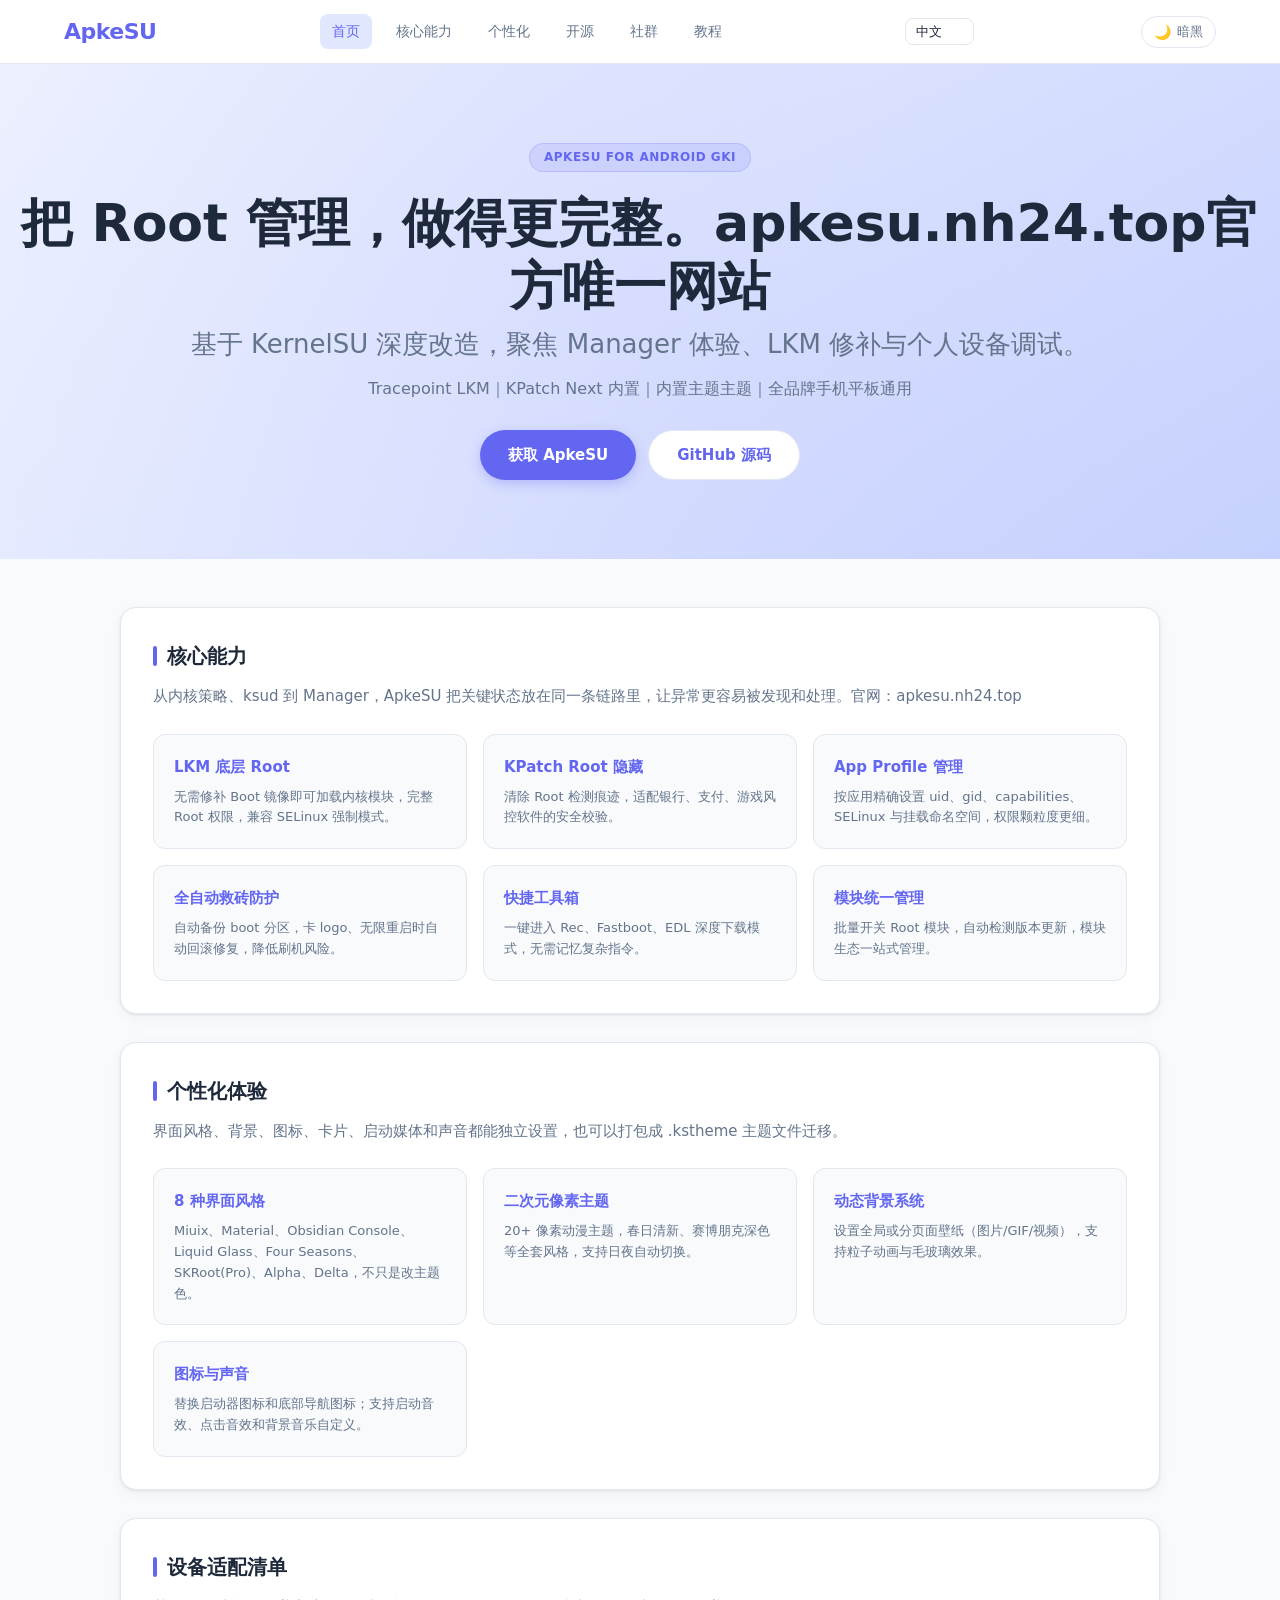
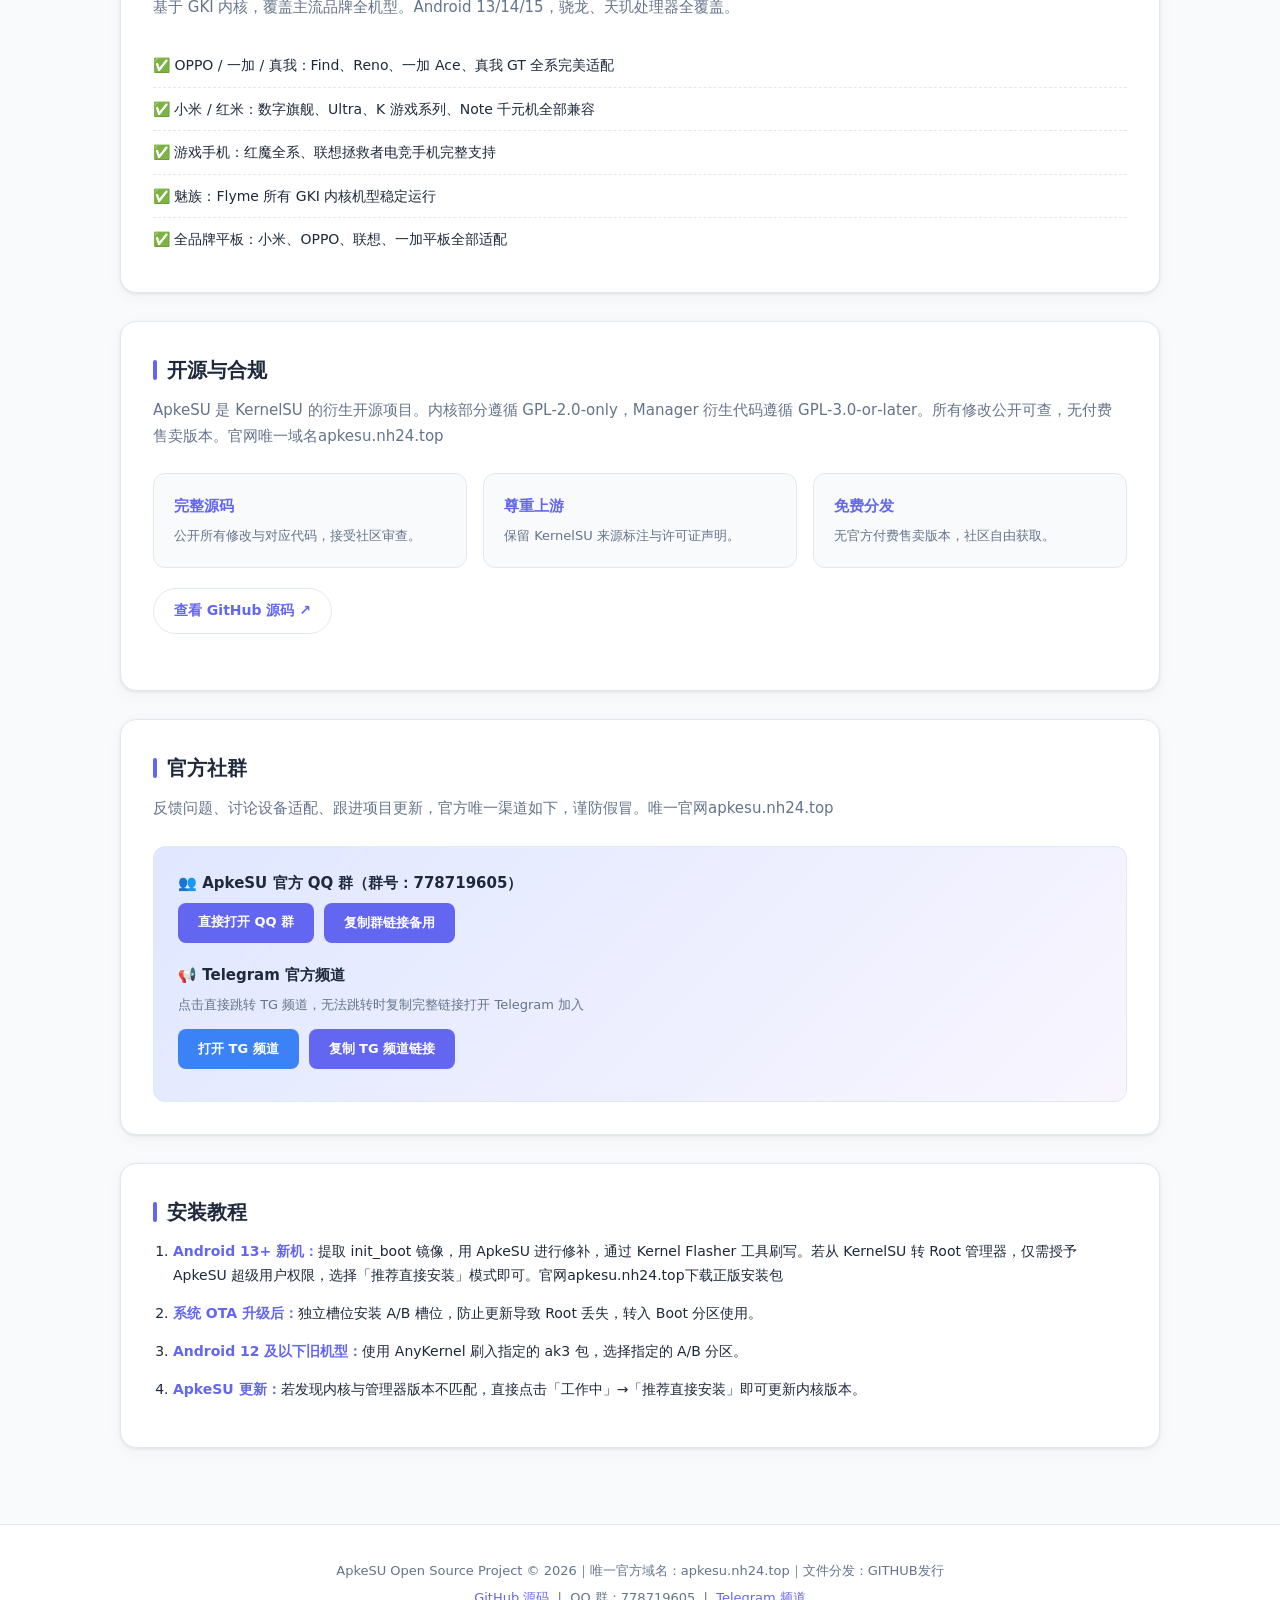
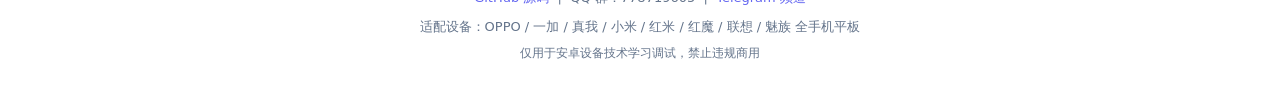
<file: index.html>
<!DOCTYPE html>
<html lang="zh-CN">
<head>
    <meta charset="UTF-8">
    <meta name="viewport" content="width=device-width, initial-scale=1.0, maximum-scale=1.0, user-scalable=no">
    <meta name="baidu-site-verification" content="codeva-38HhsrtE9d" />
    <meta name="msvalidate.01" content="F7BBEF40CB1B21A28E617343DE6AFE7F" />
    <title>ApkeSU官网｜GKI内核KernelSU Root管理器官方正版下载 apkesu.nh24.top</title>
    <meta name="keywords" content="ApkeSU,ApkeSU下载,KernelSU,GKI内核root,SuSFS隐藏root,KPatch隐藏Root">
    <meta name="description" content="ApkeSU基于KernelSU与SukiSU‑Ultra深度优化的GKI安卓内核root管理器，官网唯一地址apkesu.nh24.top，支持KPatch Root环境隐藏、模块防篡改自动回档、全自动救砖防护">
    <link rel="stylesheet" href="css/style.css">
</head>
<body>

<div class="toast" id="toast">复制成功！打开QQ粘贴即可访问</div>

<!-- ── 导航栏 ── -->
<nav>
    <a href="#home" class="logo">ApkeSU</a>
    <div class="nav-menu">
        <a href="#home" class="active">首页</a>
        <a href="#capabilities">核心能力</a>
        <a href="#personalize">个性化</a>
        <a href="#opensource">开源</a>
        <a href="#community">社群</a>
        <a href="#guide">教程</a>
    </div>
    <select class="lang-select" id="langSelect" onchange="switchLang(this.value)">
        <option value="zh">中文</option>
        <option value="en">English</option>
        <option value="ja">日本語</option>
        <option value="ko">한국어</option>
    </select>
    <button class="theme-toggle" onclick="toggleTheme()" id="themeBtn">
        <span class="icon" id="themeIcon">🌙</span>
        <span id="themeText">暗黑</span>
    </button>
</nav>

<!-- ── 首屏 Banner ── -->
<section class="banner" id="home">
    <span class="badge">APKESU FOR ANDROID GKI</span>
    <h1>
        把 Root 管理，做得更完整。apkesu.nh24.top官方唯一网站
        <span data-i18n="banner-sub">基于 KernelSU 深度改造，聚焦 Manager 体验、LKM 修补与个人设备调试。</span>
    </h1>
    <p data-i18n="banner-desc">Tracepoint LKM｜KPatch Next 内置｜内置主题主题｜全品牌手机平板通用</p>
    <div class="btn-group">
        <a href="download.html" class="btn btn-primary" data-i18n="btn-download">获取 ApkeSU</a>
        <a href="https://github.com/fixz232/ApkeSU" class="btn btn-secondary" data-i18n="btn-github">GitHub 源码</a>
    </div>
</section>

<div class="container">

    <!-- ── 核心能力 ── -->
    <section class="card" id="capabilities">
        <h2 data-i18n="cap-title">核心能力</h2>
        <p data-i18n="cap-desc">从内核策略、ksud 到 Manager，ApkeSU 把关键状态放在同一条链路里，让异常更容易被发现和处理。官网：apkesu.nh24.top</p>
        <div class="grid">
            <div class="grid-item">
                <h3 data-i18n="cap-1-title">LKM 底层 Root</h3>
                <p data-i18n="cap-1-desc">无需修补 Boot 镜像即可加载内核模块，完整 Root 权限，兼容 SELinux 强制模式。</p>
            </div>
            <div class="grid-item">
                <h3 data-i18n="cap-2-title">KPatch Root 隐藏</h3>
                <p data-i18n="cap-2-desc">清除 Root 检测痕迹，适配银行、支付、游戏风控软件的安全校验。</p>
            </div>
            <div class="grid-item">
                <h3 data-i18n="cap-3-title">App Profile 管理</h3>
                <p data-i18n="cap-3-desc">按应用精确设置 uid、gid、capabilities、SELinux 与挂载命名空间，权限颗粒度更细。</p>
            </div>
            <div class="grid-item">
                <h3 data-i18n="cap-4-title">全自动救砖防护</h3>
                <p data-i18n="cap-4-desc">自动备份 boot 分区，卡 logo、无限重启时自动回滚修复，降低刷机风险。</p>
            </div>
            <div class="grid-item">
                <h3 data-i18n="cap-5-title">快捷工具箱</h3>
                <p data-i18n="cap-5-desc">一键进入 Rec、Fastboot、EDL 深度下载模式，无需记忆复杂指令。</p>
            </div>
            <div class="grid-item">
                <h3 data-i18n="cap-6-title">模块统一管理</h3>
                <p data-i18n="cap-6-desc">批量开关 Root 模块，自动检测版本更新，模块生态一站式管理。</p>
            </div>
        </div>
    </section>

    <!-- ── 个性化 / 主题 ── -->
    <section class="card" id="personalize">
        <h2 data-i18n="personalize-title">个性化体验</h2>
        <p data-i18n="personalize-desc">界面风格、背景、图标、卡片、启动媒体和声音都能独立设置，也可以打包成 .kstheme 主题文件迁移。</p>
        <div class="grid">
            <div class="grid-item">
                <h3 data-i18n="pers-1-title">8 种界面风格</h3>
                <p data-i18n="pers-1-desc">Miuix、Material、Obsidian Console、Liquid Glass、Four Seasons、SKRoot(Pro)、Alpha、Delta，不只是改主题色。</p>
            </div>
            <div class="grid-item">
                <h3 data-i18n="pers-2-title">二次元像素主题</h3>
                <p data-i18n="pers-2-desc">20+ 像素动漫主题，春日清新、赛博朋克深色等全套风格，支持日夜自动切换。</p>
            </div>
            <div class="grid-item">
                <h3 data-i18n="pers-3-title">动态背景系统</h3>
                <p data-i18n="pers-3-desc">设置全局或分页面壁纸（图片/GIF/视频），支持粒子动画与毛玻璃效果。</p>
            </div>
            <div class="grid-item">
                <h3 data-i18n="pers-4-title">图标与声音</h3>
                <p data-i18n="pers-4-desc">替换启动器图标和底部导航图标；支持启动音效、点击音效和背景音乐自定义。</p>
            </div>
        </div>
    </section>

    <!-- ── 机型适配 ── -->
    <section class="card" id="device">
        <h2 data-i18n="device-title">设备适配清单</h2>
        <p data-i18n="device-desc">基于 GKI 内核，覆盖主流品牌全机型。Android 13/14/15，骁龙、天玑处理器全覆盖。</p>
        <ul class="device-list">
            <li>✅ OPPO / 一加 / 真我：Find、Reno、一加 Ace、真我 GT 全系完美适配</li>
            <li>✅ 小米 / 红米：数字旗舰、Ultra、K 游戏系列、Note 千元机全部兼容</li>
            <li>✅ 游戏手机：红魔全系、联想拯救者电竞手机完整支持</li>
            <li>✅ 魅族：Flyme 所有 GKI 内核机型稳定运行</li>
            <li>✅ 全品牌平板：小米、OPPO、联想、一加平板全部适配</li>
        </ul>
    </section>

    <!-- ── 开源 ── -->
    <section class="card" id="opensource">
        <h2 data-i18n="open-title">开源与合规</h2>
        <p data-i18n="open-desc">ApkeSU 是 KernelSU 的衍生开源项目。内核部分遵循 GPL‑2.0‑only，Manager 衍生代码遵循 GPL‑3.0‑or‑later。所有修改公开可查，无付费售卖版本。官网唯一域名apkesu.nh24.top</p>
        <div class="grid">
            <div class="grid-item">
                <h3 data-i18n="open-1-title">完整源码</h3>
                <p data-i18n="open-1-desc">公开所有修改与对应代码，接受社区审查。</p>
            </div>
            <div class="grid-item">
                <h3 data-i18n="open-2-title">尊重上游</h3>
                <p data-i18n="open-2-desc">保留 KernelSU 来源标注与许可证声明。</p>
            </div>
            <div class="grid-item">
                <h3 data-i18n="open-3-title">免费分发</h3>
                <p data-i18n="open-3-desc">无官方付费售卖版本，社区自由获取。</p>
            </div>
        </div>
        <p style="margin-top:20px">
            <a href="https://github.com/fixz232/ApkeSU" target="_blank" class="btn btn-secondary" style="font-size:14px;padding:10px 20px;" data-i18n="btn-src">查看 GitHub 源码 ↗</a>
        </p>
    </section>

    <!-- ── 社群 ── -->
    <section class="card" id="community">
        <h2 data-i18n="comm-title">官方社群</h2>
        <p data-i18n="comm-desc">反馈问题、讨论设备适配、跟进项目更新，官方唯一渠道如下，谨防假冒。唯一官网apkesu.nh24.top</p>
        <div class="social-box">
            <h3>👥 ApkeSU 官方 QQ 群（群号：778719605）</h3>
            <div class="row-box">
                <a href="https://qm.qq.com/q/8s8YlEntAI" target="_blank" class="social-link" data-i18n="qq-open">直接打开 QQ 群</a>
                <button class="social-link copy" onclick="copyText('https://qm.qq.com/q/8s8YlEntAI','群链接复制成功，打开QQ粘贴加群')" data-i18n="qq-copy">复制群链接备用</button>
            </div>

            <h3 style="margin-top:20px;">📢 Telegram 官方频道</h3>
            <p class="tip-text" data-i18n="tg-tip">点击直接跳转 TG 频道，无法跳转时复制完整链接打开 Telegram 加入</p>
            <div class="row-box">
                <a href="https://t.me/ApkeSu" target="_blank" class="social-link chan" data-i18n="tg-open">打开 TG 频道</a>
                <button class="social-link copy" onclick="copyText('https://t.me/ApkeSu','TG频道链接复制成功，打开Telegram粘贴访问')" data-i18n="tg-copy">复制 TG 频道链接</button>
            </div>
        </div>
    </section>

    <!-- ── 安装教程 ── -->
    <section class="card" id="guide">
        <h2 data-i18n="guide-title">安装教程</h2>
        <ol class="guide-list">
            <li><strong data-i18n="guide-1-bold">Android 13+ 新机：</strong><span data-i18n="guide-1-desc">提取 init_boot 镜像，用 ApkeSU 进行修补，通过 Kernel Flasher 工具刷写。若从 KernelSU 转 Root 管理器，仅需授予 ApkeSU 超级用户权限，选择「推荐直接安装」模式即可。官网apkesu.nh24.top下载正版安装包</span></li>
            <li><strong data-i18n="guide-2-bold">系统 OTA 升级后：</strong><span data-i18n="guide-2-desc">独立槽位安装 A/B 槽位，防止更新导致 Root 丢失，转入 Boot 分区使用。</span></li>
            <li><strong data-i18n="guide-3-bold">Android 12 及以下旧机型：</strong><span data-i18n="guide-3-desc">使用 AnyKernel 刷入指定的 ak3 包，选择指定的 A/B 分区。</span></li>
            <li><strong data-i18n="guide-4-bold">ApkeSU 更新：</strong><span data-i18n="guide-4-desc">若发现内核与管理器版本不匹配，直接点击「工作中」→「推荐直接安装」即可更新内核版本。</span></li>
        </ol>
    </section>

</div>

<footer>
    <p>ApkeSU Open Source Project &copy; 2026｜唯一官方域名：apkesu.nh24.top｜文件分发：GITHUB发行</p>
    <p>
        <a href="https://github.com/fixz232/ApkeSU" target="_blank">GitHub 源码</a>
        &nbsp;|&nbsp; QQ 群：778719605
        &nbsp;|&nbsp; <a href="https://t.me/ApkeSu" target="_blank">Telegram 频道</a>
    </p>
    <p style="margin-top:8px;color:var(--text-muted);" data-i18n="footer-dev">适配设备：OPPO / 一加 / 真我 / 小米 / 红米 / 红魔 / 联想 / 魅族 全手机平板</p>
    <p style="margin-top:4px;color:var(--text-muted);font-size:12px;" data-i18n="footer-disclaimer">仅用于安卓设备技术学习调试，禁止违规商用</p>
</footer>

<script src="js/main.js"></script>
<script>
// ── 多语言字典 ──
const i18n = {
    zh: {
        'banner-sub': '基于 KernelSU 深度改造，聚焦 Manager 体验、LKM 修补与个人设备调试。',
        'banner-desc': '版本 V2.6.0 (32685)｜Tracepoint LKM｜KPatch Next 内置｜20+ 像素动漫主题｜全品牌手机平板通用',
        'btn-download': '获取 ApkeSU',
        'btn-github': 'GitHub 源码',
        'cap-title': '核心能力',
        'cap-desc': '从内核策略、ksud 到 Manager，ApkeSU 把关键状态放在同一条链路里，让异常更容易被发现和处理。',
        'cap-1-title': 'LKM 底层 Root',
        'cap-1-desc': '无需修补 Boot 镜像即可加载内核模块，完整 Root 权限，兼容 SELinux 强制模式。',
        'cap-2-title': 'KPatch Root 隐藏',
        'cap-2-desc': '清除 Root 检测痕迹，适配银行、支付、游戏风控软件的安全校验。',
        'cap-3-title': 'App Profile 管理',
        'cap-3-desc': '按应用精确设置 uid、gid、capabilities、SELinux 与挂载命名空间，权限颗粒度更细。',
        'cap-4-title': '全自动救砖防护',
        'cap-4-desc': '自动备份 boot 分区，卡 logo、无限重启时自动回滚修复，降低刷机风险。',
        'cap-5-title': '快捷工具箱',
        'cap-5-desc': '一键进入 Rec、Fastboot、EDL 深度下载模式，无需记忆复杂指令。',
        'cap-6-title': '模块统一管理',
        'cap-6-desc': '批量开关 Root 模块，自动检测版本更新，模块生态一站式管理。',
        'personalize-title': '个性化体验',
        'personalize-desc': '界面风格、背景、图标、卡片、启动媒体和声音都能独立设置，也可以打包成 .kstheme 主题文件迁移。',
        'pers-1-title': '8 种界面风格',
        'pers-1-desc': 'Miuix、Material、Obsidian Console、Liquid Glass、Four Seasons、SKRoot(Pro)、Alpha、Delta，不只是改主题色。',
        'pers-2-title': '二次元像素主题',
        'pers-2-desc': '20+ 像素动漫主题，春日清新、赛博朋克深色等全套风格，支持日夜自动切换。',
        'pers-3-title': '动态背景系统',
        'pers-3-desc': '设置全局或分页面壁纸（图片/GIF/视频），支持粒子动画与毛玻璃效果。',
        'pers-4-title': '图标与声音',
        'pers-4-desc': '替换启动器图标和底部导航图标；支持启动音效、点击音效和背景音乐自定义。',
        'device-title': '设备适配清单',
        'device-desc': '基于 GKI 内核，覆盖主流品牌全机型。Android 13/14/15，骁龙、天玑处理器全覆盖。',
        'open-title': '开源与合规',
        'open-desc': 'ApkeSU 是 KernelSU 的衍生开源项目。内核部分遵循 GPL‑2.0‑only，Manager 衍生代码遵循 GPL‑3.0‑or‑later。所有修改公开可查，无付费售卖版本。',
        'open-1-title': '完整源码',
        'open-1-desc': '公开所有修改与对应代码，接受社区审查。',
        'open-2-title': '尊重上游',
        'open-2-desc': '保留 KernelSU 来源标注与许可证声明。',
        'open-3-title': '免费分发',
        'open-3-desc': '无官方付费售卖版本，社区自由获取。',
        'btn-src': '查看 GitHub 源码 ↗',
        'comm-title': '官方社群',
        'comm-desc': '反馈问题、讨论设备适配、跟进项目更新，官方唯一渠道如下，谨防假冒。',
        'qq-tip': 'QQ 浏览器 / 原厂自带浏览器可直接打开；其他浏览器请复制链接到 QQ 内访问',
        'qq-open': '直接打开 QQ 群',
        'qq-copy': '复制群链接备用',
        'tg-tip': '点击直接跳转 TG 频道，无法跳转时复制完整链接打开 Telegram 加入',
        'tg-open': '打开 TG 频道',
        'tg-copy': '复制 TG 频道链接',
        'guide-title': '安装教程',
        'guide-1-bold': 'Android 13+ 新机：',
        'guide-1-desc': '提取 init_boot 镜像，用 ApkeSU 进行修补，通过 Kernel Flasher 工具刷写。若从 KernelSU 转 Root 管理器，仅需授予 ApkeSU 超级用户权限，选择「推荐直接安装」模式即可。',
        'guide-2-bold': '系统 OTA 升级后：',
        'guide-2-desc': '独立槽位安装 A/B 槽位，防止更新导致 Root 丢失，转入 Boot 分区使用。',
        'guide-3-bold': 'Android 12 及以下旧机型：',
        'guide-3-desc': '使用 AnyKernel 刷入指定的 ak3 包，选择指定的 A/B 分区。',
        'guide-4-bold': 'ApkeSU 更新：',
        'guide-4-desc': '若发现内核与管理器版本不匹配，直接点击「工作中」→「推荐直接安装」即可更新内核版本。',
        'footer-dev': '适配设备：OPPO / 一加 / 真我 / 小米 / 红米 / 红魔 / 联想 / 魅族 全手机平板',
        'footer-disclaimer': '仅用于安卓设备技术学习调试，禁止违规商用',
    },
    en: {
        'banner-sub': 'Deeply modified based on KernelSU, focusing on Manager experience, LKM patching, and personal device debugging.',
        'banner-desc': 'Version V2.6.0 (32685)｜Tracepoint LKM｜KPatch Next Built‑in｜20+ Anime Pixel Themes｜Universal for All Brands',
        'btn-download': 'Get ApkeSU',
        'btn-github': 'GitHub Source',
        'cap-title': 'Core Capabilities',
        'cap-desc': 'From kernel policies and ksud to Manager, ApkeSU places key states in a single chain for easier anomaly detection and handling.',
        'cap-1-title': 'LKM Root',
        'cap-1-desc': 'Load kernel modules without patching boot images. Full Root access with SELinux enforcing mode compatibility.',
        'cap-2-title': 'KPatch Root Hiding',
        'cap-2-desc': 'Cleans Root detection traces, adapting to security checks in banking, payment, and gaming apps.',
        'cap-3-title': 'App Profile Management',
        'cap-3-desc': 'Precisely set uid, gid, capabilities, SELinux, and mount namespaces per app for finer‑grained permission control.',
        'cap-4-title': 'Auto Brick Recovery',
        'cap-4-desc': 'Automatically backs up boot partition and rolls back on bootloop or stuck logo to reduce flashing risks.',
        'cap-5-title': 'Quick Toolbox',
        'cap-5-desc': 'One‑click access to Recovery, Fastboot, and EDL deep download modes without complex commands.',
        'cap-6-title': 'Module Management',
        'cap-6-desc': 'Batch toggle Root modules, auto‑detect updates, one‑stop module ecosystem management.',
        'personalize-title': 'Personalization',
        'personalize-desc': 'Interface style, backgrounds, icons, cards, boot media, and sounds can all be configured independently. Export as .kstheme files.',
        'pers-1-title': '8 Interface Styles',
        'pers-1-desc': 'Miuix, Material, Obsidian Console, Liquid Glass, Four Seasons, SKRoot(Pro), Alpha, Delta — more than just color changes.',
        'pers-2-title': 'Anime Pixel Themes',
        'pers-2-desc': '20+ anime pixel themes including spring fresh and cyberpunk dark styles with day/night auto‑switch.',
        'pers-3-title': 'Dynamic Backgrounds',
        'pers-3-desc': 'Set global or per‑page wallpapers (image/GIF/video) with particle animations and frosted glass effects.',
        'pers-4-title': 'Icons & Sounds',
        'pers-4-desc': 'Replace launcher and bottom nav icons. Support boot sound, click sound, and background music customization.',
        'device-title': 'Device Compatibility',
        'device-desc': 'Based on GKI kernel, covering all flagship models from major brands. Android 13/14/15, Snapdragon & Dimensity full coverage.',
        'open-title': 'Open Source',
        'open-desc': 'ApkeSU is a derivative open‑source project of KernelSU. Kernel part follows GPL‑2.0‑only, Manager code follows GPL‑3.0‑or‑later. All modifications are publicly auditable.',
        'open-1-title': 'Full Source',
        'open-1-desc': 'All modifications and corresponding code are open for community review.',
        'open-2-title': 'Respect Upstream',
        'open-2-desc': 'KernelSU attribution and license declarations are preserved.',
        'open-3-title': 'Free Distribution',
        'open-3-desc': 'No paid official version. Freely available to the community.',
        'btn-src': 'View GitHub Source ↗',
        'comm-title': 'Community',
        'comm-desc': 'Report issues, discuss device compatibility, follow project updates. Official channels only — beware of fakes.',
        'qq-tip': 'QQ Browser / OEM browsers can open directly; other browsers copy the link to open in QQ.',
        'qq-open': 'Open QQ Group',
        'qq-copy': 'Copy Group Link',
        'tg-tip': 'Click to open TG channel directly; if it fails, copy the link and open in Telegram.',
        'tg-open': 'Open TG Channel',
        'tg-copy': 'Copy TG Channel Link',
        'guide-title': 'Installation Guide',
        'guide-1-bold': 'Android 13+ New Devices:',
        'guide-1-desc': 'Extract init_boot image, patch with ApkeSU, flash via Kernel Flasher. If migrating from KernelSU, grant Superuser permission and select "Recommended Direct Install".',
        'guide-2-bold': 'After OTA Updates:',
        'guide-2-desc': 'Use independent slot A/B installation to prevent Root loss after updates.',
        'guide-3-bold': 'Android 12 and Below:',
        'guide-3-desc': 'Use AnyKernel to flash the specified ak3 package, selecting the A/B partition.',
        'guide-4-bold': 'ApkeSU Updates:',
        'guide-4-desc': 'If kernel and Manager versions mismatch, click "Working" → "Recommended Direct Install" to update the kernel version.',
        'footer-dev': 'Compatible: OPPO / OnePlus / Realme / Xiaomi / Redmi / RedMagic / Lenovo / Meizu phones & tablets',
        'footer-disclaimer': 'For Android technical learning and debugging only. Commercial use prohibited.',
    },
    ja: {
        'banner-sub': 'KernelSUを深く改修し、Manager体験・LKMパッチ・個人デバイスデバッグに注力。',
        'banner-desc': 'バージョン V2.6.0 (32685)｜Tracepoint LKM｜KPatch Next内蔵｜20+ アニメ像素テーマ｜全ブランド対応',
        'btn-download': 'ApkeSUを入手',
        'btn-github': 'GitHubソース',
        'cap-title': 'コア機能',
        'cap-desc': 'カーネルポリシーからksud、Managerまで、ApkeSUは关键な状態を1本のチェーンに配置し、異常を発見・処理しやすくします。',
        'cap-1-title': 'LKM Root',
        'cap-1-desc': 'Bootイメージを修正せずにカーネルモジュールをロード。完全なRoot権限、SELinux enforcingモード互換。',
        'cap-2-title': 'KPatch Root非表示',
        'cap-2-desc': 'Root検出痕跡を除去し、銀行・決済・ゲームのセキュリティチェックに適応。',
        'cap-3-title': 'App Profile管理',
        'cap-3-desc': 'アプリごとにuid、gid、capabilities、SELinux、マウント名前空間を精密に設定。',
        'cap-4-title': '自動救砖防護',
        'cap-4-desc': 'bootパーティションを自動バックアップし、ブートループ時に自動ロールバック。',
        'cap-5-title': 'クイック工具箱',
        'cap-5-desc': 'Rec、Fastboot、EDL_deep downloadモードにワンクリックでアクセス。',
        'cap-6-title': 'モジュール統合管理',
        'cap-6-desc': 'Rootモジュールの一括ON/OFF、バージョン自動検出、モジュールエコシステム一元管理。',
        'personalize-title': 'パーソナライズ',
        'personalize-desc': 'UIスタイル、背景、アイコン、カード、起動メディア、音を個別設定可能。.ksthemeファイルで移行も。',
        'pers-1-title': '8種類のUIスタイル',
        'pers-1-desc': 'Miuix、Material、Obsidian Console、Liquid Glass、Four Seasons、SKRoot(Pro)、Alpha、Delta。',
        'pers-2-title': 'アニメ像素テーマ',
        'pers-2-desc': '20+ アニメ像素テーマ、春日クリア・サイバーパンク暗系など。日夜自動切替対応。',
        'pers-3-title': 'ダイナミック背景',
        'pers-3-desc': 'グローバルまたはページ別ウォールペーパー設定（画像/GIF/動画）、パーティクルアニメーション対応。',
        'pers-4-title': 'アイコンと音声',
        'pers-4-desc': 'ランチャーアイコン・下部ナビアイコン交換。起動音・クリック音・BGMカスタム対応。',
        'device-title': '対応デバイス',
        'device-desc': 'GKIカーネルベース、主要ブランド全機種対応。Android 13/14/15、Snapdragon・Dimensity全カバー。',
        'open-title': 'オープンソース',
        'open-desc': 'ApkeSUはKernelSUの派生オープンソースプロジェクト。カーネル部分はGPL‑2.0‑only、ManagerコードはGPL‑3.0‑or‑later。',
        'open-1-title': '完全ソース公開',
        'open-1-desc': 'すべての修正と対応コードを公開し、コミュニティ審査に耐える。',
        'open-2-title': 'アップストリーム尊重',
        'open-2-desc': 'KernelSUの出典表示とライセンス声明を保持。',
        'open-3-title': '無料配布',
        'open-3-desc': '有料正式版なし。コミュニティが自由に取得可能。',
        'btn-src': 'GitHubソースを見る ↗',
        'comm-title': 'コミュニティ',
        'comm-desc': '問題報告・デバイス互換性議論・プロジェクト更新フォロー。公式チャンネルのみ利用してください。',
        'qq-tip': 'QQブラウザ/ OEMブラウザで直接開けます。他のブラウザはQQ内でリンクを開いてください。',
        'qq-open': 'QQグループを開く',
        'qq-copy': 'グループリンクをコピー',
        'tg-tip': 'クリックでTGチャンネルに直接ジャンプ。失敗時はリンクをコピーしてTelegramで開いてください。',
        'tg-open': 'TGチャンネルを開く',
        'tg-copy': 'TGチャンネルリンクをコピー',
        'guide-title': 'インストールガイド',
        'guide-1-bold': 'Android 13+ 新機種：',
        'guide-1-desc': 'init_bootイメージを抽出し、ApkeSUでパッチ適用後、Kernel Flasherでフラッシュ。KernelSU移行時はSuperuser権限を付与し「推奨直接インストール」を選択。',
        'guide-2-bold': 'OTAアッブデート後：',
        'guide-2-desc': '独立スロットA/Bインストールで、アップデート後のRoot喪失を防ぐ。',
        'guide-3-bold': 'Android 12及以下旧機種：',
        'guide-3-desc': 'AnyKernelを使用して指定ak3パッケージをフラッシュし、A/Bパーティションを選択。',
        'guide-4-bold': 'ApkeSU更新：',
        'guide-4-desc': 'カーネルとManagerのバージョンが不一致の場合は「作業中」→「推奨直接インストール」をクリックして更新。',
        'footer-dev': '対応デバイス：OPPO / 一加 / 真我 / 小米 / 红米 / 红魔 / 联想 / 魅族 全手机平板',
        'footer-disclaimer': 'Android技術学習・デバッグ専用。商業利用を禁止します。',
    },
    ko: {
        'banner-sub': 'KernelSU 기반 심층 수정, Manager 경험, LKM 패치, 개인 디바이스 디버깅에 집중.',
        'banner-desc': '버전 V2.6.0 (32685)｜Tracepoint LKM｜KPatch Next 내장｜20+ 애니메이션 픽셀 테마｜전 브랜드 지원',
        'btn-download': 'ApkeSU 받기',
        'btn-github': 'GitHub 소스',
        'cap-title': '핵심 기능',
        'cap-desc': '커널 정책, ksud, Manager까지, ApkeSU는 핵심 상태를 하나의 체인에 배치하여 이상 탐지 및 처리를 쉽게 합니다.',
        'cap-1-title': 'LKM Root',
        'cap-1-desc': '부트 이미지 패치 없이 커널 모듈 로드. 완전한 Root 권한, SELinux enforcing 모드 호환.',
        'cap-2-title': 'KPatch Root 숨기기',
        'cap-2-desc': 'Root 감지 흔적 제거, 은행/결제/게임 보안 검사에 적응.',
        'cap-3-title': 'App Profile 관리',
        'cap-3-desc': '앱별로 uid, gid, capabilities, SELinux, 마운트 네임스페이스 정밀 설정.',
        'cap-4-title': '자동 백업 복구',
        'cap-4-desc': 'boot 파티션 자동 백업, 부트루프 시 자동 롤백.',
        'cap-5-title': '빠른 공구상자',
        'cap-5-desc': 'Rec, Fastboot, EDL 심층 다운로드 모드로 원클릭 접근.',
        'cap-6-title': '모듈 통합 관리',
        'cap-6-desc': 'Root 모듈 일괄 ON/OFF, 버전 자동 감지, 모듈 생태계 원터치 관리.',
        'personalize-title': '개인화',
        'personalize-desc': 'UI 스타일, 배경, 아이콘, 카드, 부팅 미디어, 사운드를 개별 설정 가능. .kstheme 파일로 이전.',
        'pers-1-title': '8종 UI 스타일',
        'pers-1-desc': 'Miuix, Material, Obsidian Console, Liquid Glass, Four Seasons, SKRoot(Pro), Alpha, Delta.',
        'pers-2-title': '애니메이션 픽셀 테마',
        'pers-2-desc': '20+ 애니메이션 픽셀 테마, 봄 클리어/사이버펑크 다크 스타일. 주야 자동 전환 지원.',
        'pers-3-title': '다이나믹 배경',
        'pers-3-desc': '글로벌 또는 페이지별 벽지 설정(이미지/GIF/영상), 입자 애니메이션 지원.',
        'pers-4-title': '아이콘과 음성',
        'pers-4-desc': '런처 아이콘·하단 네비 아이콘 교체. 부팅음·클릭음·BGM 커스텀 지원.',
        'device-title': '지원 기기',
        'device-desc': 'GKI 커널 기반, 주요 브랜드 전 기종 지원. Android 13/14/15, Snapdragon·Dimensity 전체 커버.',
        'open-title': '오픈소스',
        'open-desc': 'ApkeSU는 KernelSU 파생 오픈소스 프로젝트. 커널 부분은 GPL‑2.0‑only, Manager 코드는 GPL‑3.0‑or‑later.',
        'open-1-title': '완전 소스 공개',
        'open-1-desc': '모든 수정과 대응 코드를 공개하여 커뮤니티 심사에 대응.',
        'open-2-title': '업스트림 존중',
        'open-2-desc': 'KernelSU 출처 표시와 라이선스 선언을 유지.',
        'open-3-title': '무료 배포',
        'open-3-desc': '유료 공식 버전 없음. 커뮤니티가 자유롭게 획득 가능.',
        'btn-src': 'GitHub 소스 보기 ↗',
        'comm-title': '커뮤니티',
        'comm-desc': '문제 보고·기기 호환성 논의·프로젝트 업데이트 팔로우. 공식 채널만 이용하세요.',
        'qq-tip': 'QQ 브라우저/OEM 브라우저로 직접 열 수 있습니다. 다른 브라우저는 QQ에서 링크를 엽니다.',
        'qq-open': 'QQ 그룹 열기',
        'qq-copy': '그룹 링크 복사',
        'tg-tip': '클릭으로 TG 채널로 직접 점프. 실패 시 링크를 복사하여 Telegram에서 엽니다.',
        'tg-open': 'TG 채널 열기',
        'tg-copy': 'TG 채널 링크 복사',
        'guide-title': '설치 가이드',
        'guide-1-bold': 'Android 13+ 신규 기기:',
        'guide-1-desc': 'init_boot 이미지 추출 후 ApkeSU로 패치 적용, Kernel Flasher로 플래시. KernelSU 이전 시 Superuser 권한 부여 후 "권장 직접 설치" 선택.',
        'guide-2-bold': 'OTA 업그레이드 후:',
        'guide-2-desc': '독립 슬롯 A/B 설치를 통해 업그레이드 후 Root 손실 방지.',
        'guide-3-bold': 'Android 12 이하 구형 기기:',
        'guide-3-desc': 'AnyKernel 사용하여 지정 ak3 패키지 플래시, A/B 파티션 선택.',
        'guide-4-bold': 'ApkeSU 업데이트:',
        'guide-4-desc': '커널과 Manager 버전 불일치 시 "작업 중" → "권장 직접 설치" 클릭하여 업데이트.',
        'footer-dev': '지원 기기：OPPO / 一加 / 真我 / 小米 / 红米 / 红魔 / 联想 / 魅族 전手机平板',
        'footer-disclaimer': 'Android 기술 학습·디버깅 전용. 상업적 사용 금지.',
    }
};

let currentLang = 'zh';

function switchLang(lang) {
    currentLang = lang;
    document.documentElement.lang = lang === 'zh' ? 'zh-CN' : lang;
    const dict = i18n[lang] || i18n['zh'];
    document.querySelectorAll('[data-i18n]').forEach(el => {
        const key = el.getAttribute('data-i18n');
        if (dict[key]) {
            if (el.tagName === 'INPUT' || el.tagName === 'TEXTAREA') {
                el.placeholder = dict[key];
            } else {
                el.textContent = dict[key];
            }
        }
    });
    localStorage.setItem('apkesu_lang', lang);
}

// ── 日月开关 ──
function toggleTheme() {
    const html = document.documentElement;
    const isDark = html.getAttribute('data-theme') === 'dark';
    html.setAttribute('data-theme', isDark ? 'light' : 'dark');
    document.getElementById('themeIcon').textContent = isDark ? '🌙' : '☀️';
    document.getElementById('themeText').textContent = isDark ? '暗黑' : '亮色';
    localStorage.setItem('apkesu_theme', isDark ? 'light' : 'dark');
}

// ── 初始化 ──
(function init() {
    const savedTheme = localStorage.getItem('apkesu_theme');
    const savedLang = localStorage.getItem('apkesu_lang');
    if (savedTheme === 'dark') {
        document.documentElement.setAttribute('data-theme', 'dark');
        document.getElementById('themeIcon').textContent = '☀️';
        document.getElementById('themeText').textContent = '亮色';
    }
    if (savedLang && i18n[savedLang]) {
        document.getElementById('langSelect').value = savedLang;
        switchLang(savedLang);
    }
})();
</script>
</body>
</html>
</file>
<file: css/style.css>
* {
    margin: 0;
    padding: 0;
    box-sizing: border-box;
    font-family: system-ui, -apple-system, sans-serif;
}

:root {
    --primary: #6366f1;
    --primary-dark: #4f46e5;
    --primary-light: #e0e7ff;
    --accent: #8b5cf6;
    --bg: #f8fafc;
    --bg-card: #ffffff;
    --text: #1e293b;
    --text-muted: #64748b;
    --border: #e2e8f0;
    --border-light: #f1f5f9;
    --shadow: 0 1px 3px rgba(0,0,0,0.08), 0 4px 16px rgba(0,0,0,0.04);
    --shadow-hover: 0 8px 24px rgba(99,102,241,0.15);
    --radius: 12px;
    --radius-lg: 16px;
    --transition: 0.2s ease;
}

[data-theme="dark"] {
    --primary: #818cf8;
    --primary-dark: #6366f1;
    --primary-light: #1e1b4b;
    --accent: #a78bfa;
    --bg: #0f172a;
    --bg-card: #1e293b;
    --text: #f1f5f9;
    --text-muted: #94a3b8;
    --border: #334155;
    --border-light: #1e293b;
    --shadow: 0 1px 3px rgba(0,0,0,0.3), 0 4px 16px rgba(0,0,0,0.2);
    --shadow-hover: 0 8px 24px rgba(129,140,248,0.2);
}

body {
    background: var(--bg);
    color: var(--text);
    line-height: 1.6;
    transition: background var(--transition), color var(--transition);
}

/* ── 导航栏 ── */
nav {
    display: flex;
    justify-content: space-between;
    align-items: center;
    padding: 0 5vw;
    height: 64px;
    background: var(--bg-card);
    border-bottom: 1px solid var(--border);
    position: sticky;
    top: 0;
    z-index: 99;
    flex-wrap: wrap;
    gap: 10px;
    transition: background var(--transition), border-color var(--transition);
}

.logo {
    font-size: 22px;
    font-weight: 800;
    color: var(--primary);
    text-decoration: none;
    letter-spacing: -0.5px;
}

.nav-menu {
    display: flex;
    gap: 4px;
    flex-wrap: wrap;
    align-items: center;
}

.nav-menu a {
    margin: 0 4px;
    text-decoration: none;
    color: var(--text-muted);
    font-size: 14px;
    font-weight: 500;
    padding: 6px 12px;
    border-radius: 8px;
    transition: var(--transition);
}

.nav-menu a:hover,
.nav-menu a.active {
    color: var(--primary);
    background: var(--primary-light);
}

/* ── 日月开关 ── */
.theme-toggle {
    background: none;
    border: 1.5px solid var(--border);
    border-radius: 50px;
    padding: 6px 12px;
    cursor: pointer;
    display: flex;
    align-items: center;
    gap: 6px;
    font-size: 13px;
    color: var(--text-muted);
    transition: var(--transition);
    margin-left: 8px;
}

.theme-toggle:hover {
    border-color: var(--primary);
    color: var(--primary);
}

.theme-toggle .icon {
    font-size: 14px;
}

/* ── 语言选择器 ── */
.lang-select {
    background: var(--bg-card);
    border: 1.5px solid var(--border);
    border-radius: 8px;
    padding: 5px 10px;
    font-size: 13px;
    color: var(--text);
    cursor: pointer;
    transition: var(--transition);
    margin-left: 8px;
    appearance: none;
    -webkit-appearance: none;
}

.lang-select:hover {
    border-color: var(--primary);
}

.lang-select option {
    background: var(--bg-card);
    color: var(--text);
}

/* ── 首屏 Banner ── */
.banner {
    width: 100%;
    min-height: 55vh;
    background: linear-gradient(135deg, #eef2ff 0%, #e0e7ff 50%, #c7d2fe 100%);
    display: flex;
    flex-direction: column;
    justify-content: center;
    align-items: center;
    text-align: center;
    padding: 60px 20px;
    position: relative;
    overflow: hidden;
}

[data-theme="dark"] .banner {
    background: linear-gradient(135deg, #1e1b4b 0%, #1e293b 50%, #0f172a 100%);
}

.banner::before {
    content: '';
    position: absolute;
    top: -50%;
    left: -50%;
    width: 200%;
    height: 200%;
    background: radial-gradient(circle, rgba(99,102,241,0.08) 0%, transparent 60%);
    animation: float 20s ease-in-out infinite;
}

@keyframes float {
    0%, 100% { transform: translate(0, 0); }
    50% { transform: translate(30px, -30px); }
}

.banner .badge {
    display: inline-block;
    background: rgba(99,102,241,0.12);
    color: var(--primary);
    font-size: 12px;
    font-weight: 600;
    padding: 4px 14px;
    border-radius: 99px;
    margin-bottom: 20px;
    letter-spacing: 0.5px;
    border: 1px solid rgba(99,102,241,0.2);
}

.banner h1 {
    font-size: clamp(28px, 5vw, 52px);
    color: var(--text);
    margin-bottom: 16px;
    line-height: 1.2;
    font-weight: 800;
    position: relative;
    transition: color var(--transition);
}

.banner h1 span {
    display: block;
    font-size: 0.5em;
    color: var(--text-muted);
    font-weight: 400;
    margin-top: 12px;
    letter-spacing: 0;
}

.banner p {
    font-size: 16px;
    max-width: 600px;
    margin-bottom: 28px;
    color: var(--text-muted);
    position: relative;
    transition: color var(--transition);
}

.btn-group {
    display: flex;
    gap: 12px;
    flex-wrap: wrap;
    justify-content: center;
    position: relative;
}

.btn {
    padding: 12px 28px;
    border-radius: 50px;
    text-decoration: none;
    font-weight: 600;
    font-size: 15px;
    transition: var(--transition);
    display: inline-flex;
    align-items: center;
    gap: 6px;
}

.btn-primary {
    background: var(--primary);
    color: #fff;
    box-shadow: 0 4px 12px rgba(99,102,241,0.3);
}

.btn-primary:hover {
    background: var(--primary-dark);
    transform: translateY(-2px);
    box-shadow: 0 6px 20px rgba(99,102,241,0.4);
}

.btn-secondary {
    background: var(--bg-card);
    color: var(--primary);
    border: 1.5px solid var(--border);
}

.btn-secondary:hover {
    background: var(--primary-light);
    border-color: var(--primary);
}

/* ── 通用容器 & 卡片 ── */
.container {
    max-width: 1080px;
    margin: 0 auto;
    padding: 48px 20px;
}

.card {
    background: var(--bg-card);
    border-radius: var(--radius-lg);
    padding: 32px;
    margin-bottom: 28px;
    box-shadow: var(--shadow);
    border: 1px solid var(--border);
    transition: background var(--transition), border-color var(--transition), box-shadow var(--transition);
}

.card h2 {
    color: var(--text);
    margin-bottom: 12px;
    font-size: 20px;
    font-weight: 700;
    display: flex;
    align-items: center;
    gap: 10px;
}

.card h2::before {
    content: '';
    width: 4px;
    height: 20px;
    background: var(--primary);
    border-radius: 2px;
}

.card > p {
    color: var(--text-muted);
    margin-bottom: 24px;
    font-size: 15px;
    line-height: 1.7;
}

/* ── 功能网格 ── */
.grid {
    display: grid;
    grid-template-columns: repeat(auto-fit, minmax(240px, 1fr));
    gap: 16px;
}

.grid-item {
    background: var(--bg);
    border: 1px solid var(--border);
    border-radius: var(--radius);
    padding: 20px;
    transition: var(--transition);
}

.grid-item:hover {
    transform: translateY(-2px);
    box-shadow: var(--shadow-hover);
    border-color: var(--primary);
}

.grid-item h3 {
    color: var(--primary);
    font-size: 15px;
    margin-bottom: 8px;
    font-weight: 600;
}

.grid-item p {
    font-size: 13px;
    color: var(--text-muted);
    line-height: 1.6;
}

/* ── 下载区 ── */
.download-box {
    background: linear-gradient(135deg, var(--primary-light), rgba(139,92,246,0.08));
    border-radius: var(--radius);
    padding: 24px;
    border: 1px solid var(--border);
    margin-bottom: 16px;
}

.download-box h3 {
    color: var(--text);
    font-size: 15px;
    margin-bottom: 10px;
    font-weight: 600;
}

.download-box p {
    font-size: 13px;
    color: var(--text-muted);
    margin-bottom: 12px;
}

.download-link {
    display: block;
    padding: 13px 20px;
    background: var(--primary);
    color: #fff;
    border-radius: 10px;
    text-decoration: none;
    margin: 10px 0;
    font-weight: 600;
    text-align: center;
    transition: var(--transition);
}

.download-link:hover {
    background: var(--primary-dark);
    transform: scale(1.01);
}

.download-link.alt {
    background: #3b82f6;
}

.download-link.alt:hover {
    background: #2563eb;
}

.version-note {
    margin-top: 16px;
    padding: 14px 16px;
    background: rgba(59,130,246,0.08);
    border-radius: 8px;
    border-left: 3px solid #3b82f6;
    font-size: 13px;
    color: var(--text-muted);
    line-height: 1.7;
}

/* ── 社群区域 ── */
.social-box {
    background: linear-gradient(135deg, var(--primary-light), rgba(139,92,246,0.06));
    border-radius: var(--radius);
    padding: 24px;
    border: 1px solid var(--border);
}

.social-box h3 {
    color: var(--text);
    font-size: 15px;
    margin-bottom: 8px;
    font-weight: 600;
}

.social-box p {
    font-size: 13px;
    color: var(--text-muted);
    margin-bottom: 14px;
}

.tip-text {
    color: #ef4444;
    font-size: 12px;
    margin: 6px 0 12px;
}

.row-box {
    display: flex;
    gap: 10px;
    flex-wrap: wrap;
    margin: 8px 0;
}

.social-link {
    padding: 9px 20px;
    background: var(--primary);
    color: #fff;
    border-radius: 8px;
    border: none;
    font-weight: 600;
    font-size: 13px;
    cursor: pointer;
    text-decoration: none;
    transition: var(--transition);
    min-height: 40px;
    display: inline-flex;
    align-items: center;
}

.social-link:hover {
    background: var(--primary-dark);
    transform: translateY(-1px);
}

.social-link.chan {
    background: #3b82f6;
}

.social-link.chan:hover {
    background: #2563eb;
}

.social-link.copy {
    background: #6366f1;
}

.social-link.copy:hover {
    background: #4f46e5;
}

/* ── 适配清单 ── */
.device-list {
    list-style: none;
    margin-top: 12px;
}

.device-list li {
    padding: 10px 0;
    font-size: 14px;
    color: var(--text);
    border-bottom: 1px dashed var(--border);
    transition: color var(--transition), border-color var(--transition);
}

.device-list li:last-child {
    border-bottom: none;
}

/* ── 教程列表 ── */
.guide-list {
    padding-left: 20px;
}

.guide-list li {
    margin-bottom: 14px;
    font-size: 14px;
    color: var(--text);
    line-height: 1.7;
    transition: color var(--transition);
}

.guide-list li strong {
    color: var(--primary);
}

/* ── 页脚 ── */
footer {
    text-align: center;
    padding: 36px 20px;
    background: var(--bg-card);
    border-top: 1px solid var(--border);
    color: var(--text-muted);
    font-size: 13px;
    transition: background var(--transition), border-color var(--transition), color var(--transition);
}

footer a {
    color: var(--primary);
    text-decoration: none;
}

footer a:hover {
    text-decoration: underline;
}

footer p {
    margin-bottom: 6px;
}

/* ── Toast 提示 ── */
.toast {
    position: fixed;
    top: 24px;
    left: 50%;
    transform: translateX(-50%);
    background: var(--text);
    color: var(--bg);
    padding: 10px 24px;
    border-radius: 50px;
    font-size: 13px;
    font-weight: 500;
    display: none;
    z-index: 9999;
    box-shadow: 0 4px 16px rgba(0,0,0,0.15);
}

html {
    scroll-behavior: smooth;
}

/* ── 响应式 ── */
@media (max-width: 768px) {
    nav {
        padding: 0 4vw;
    }
    .nav-menu a {
        margin: 0 2px;
        padding: 5px 10px;
        font-size: 13px;
    }
    .card {
        padding: 24px;
    }
    .banner {
        min-height: 50vh;
        padding: 40px 20px;
    }
}
</file>
